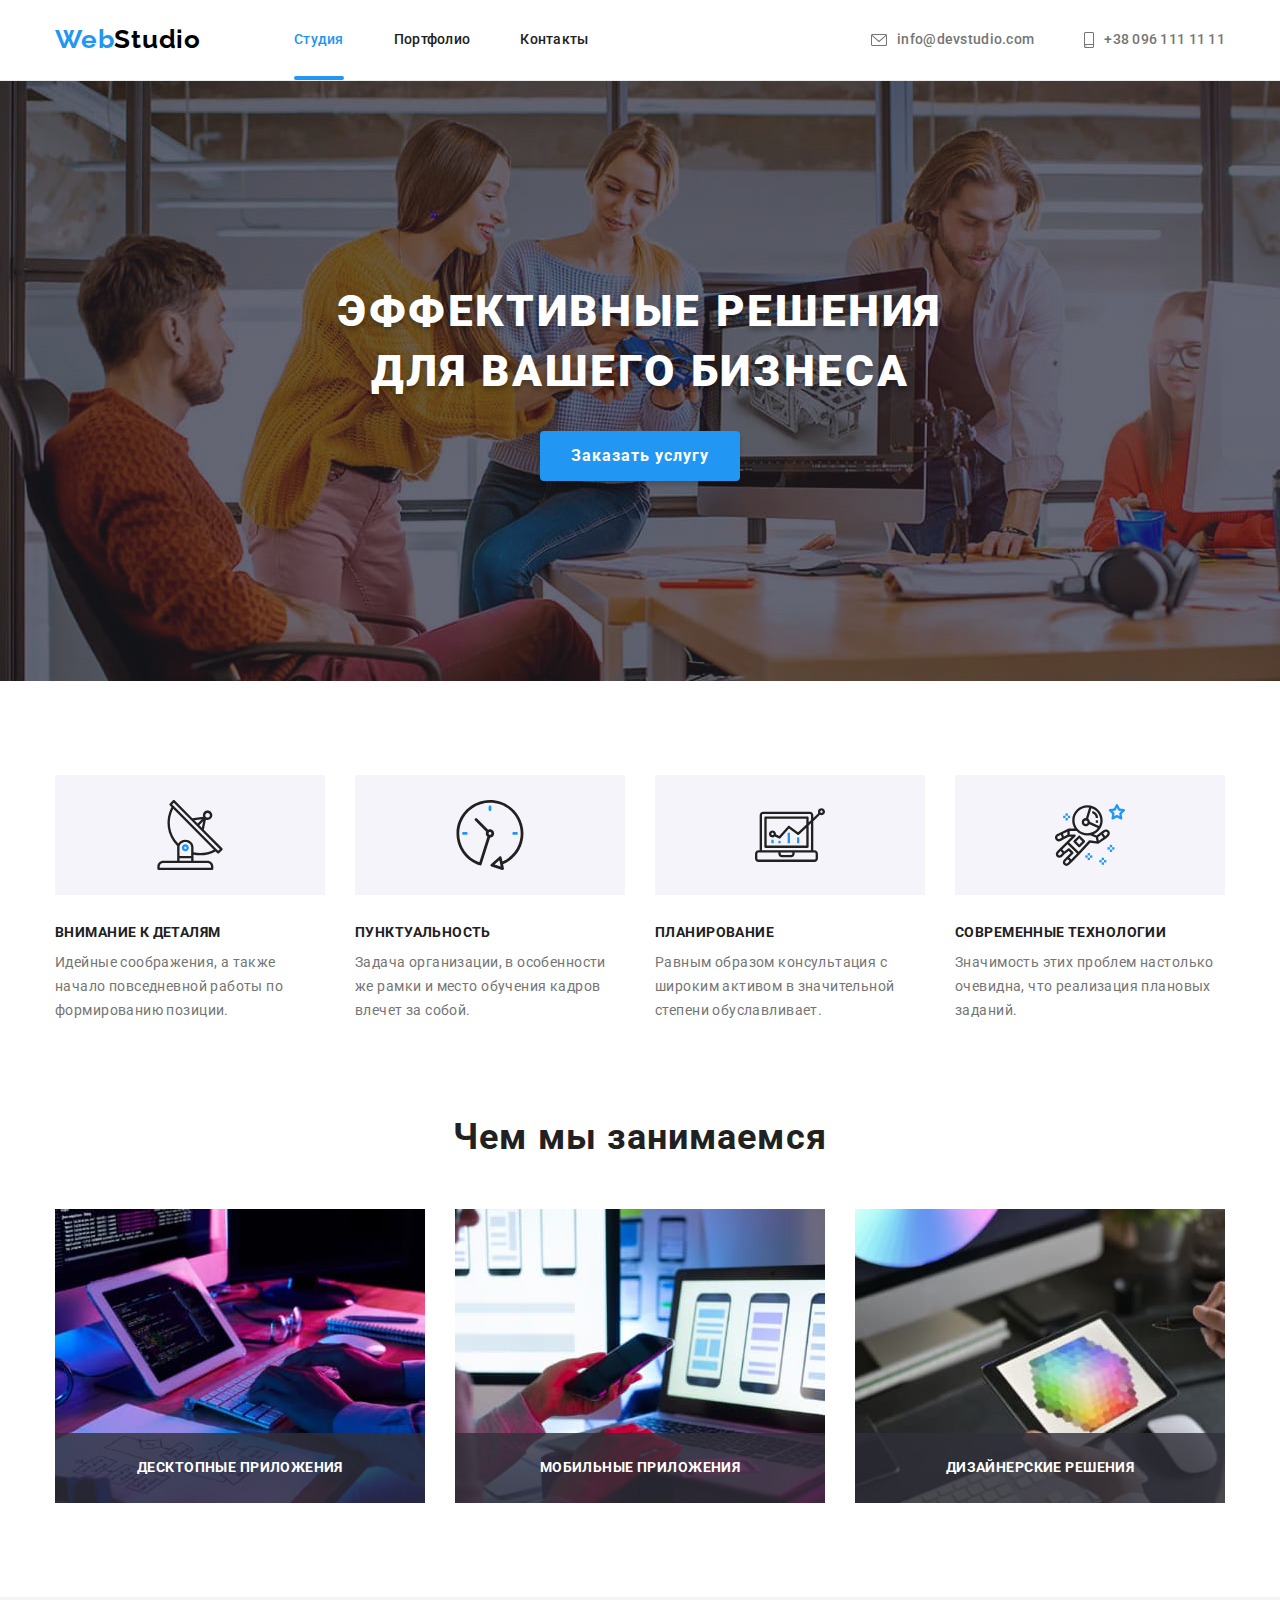
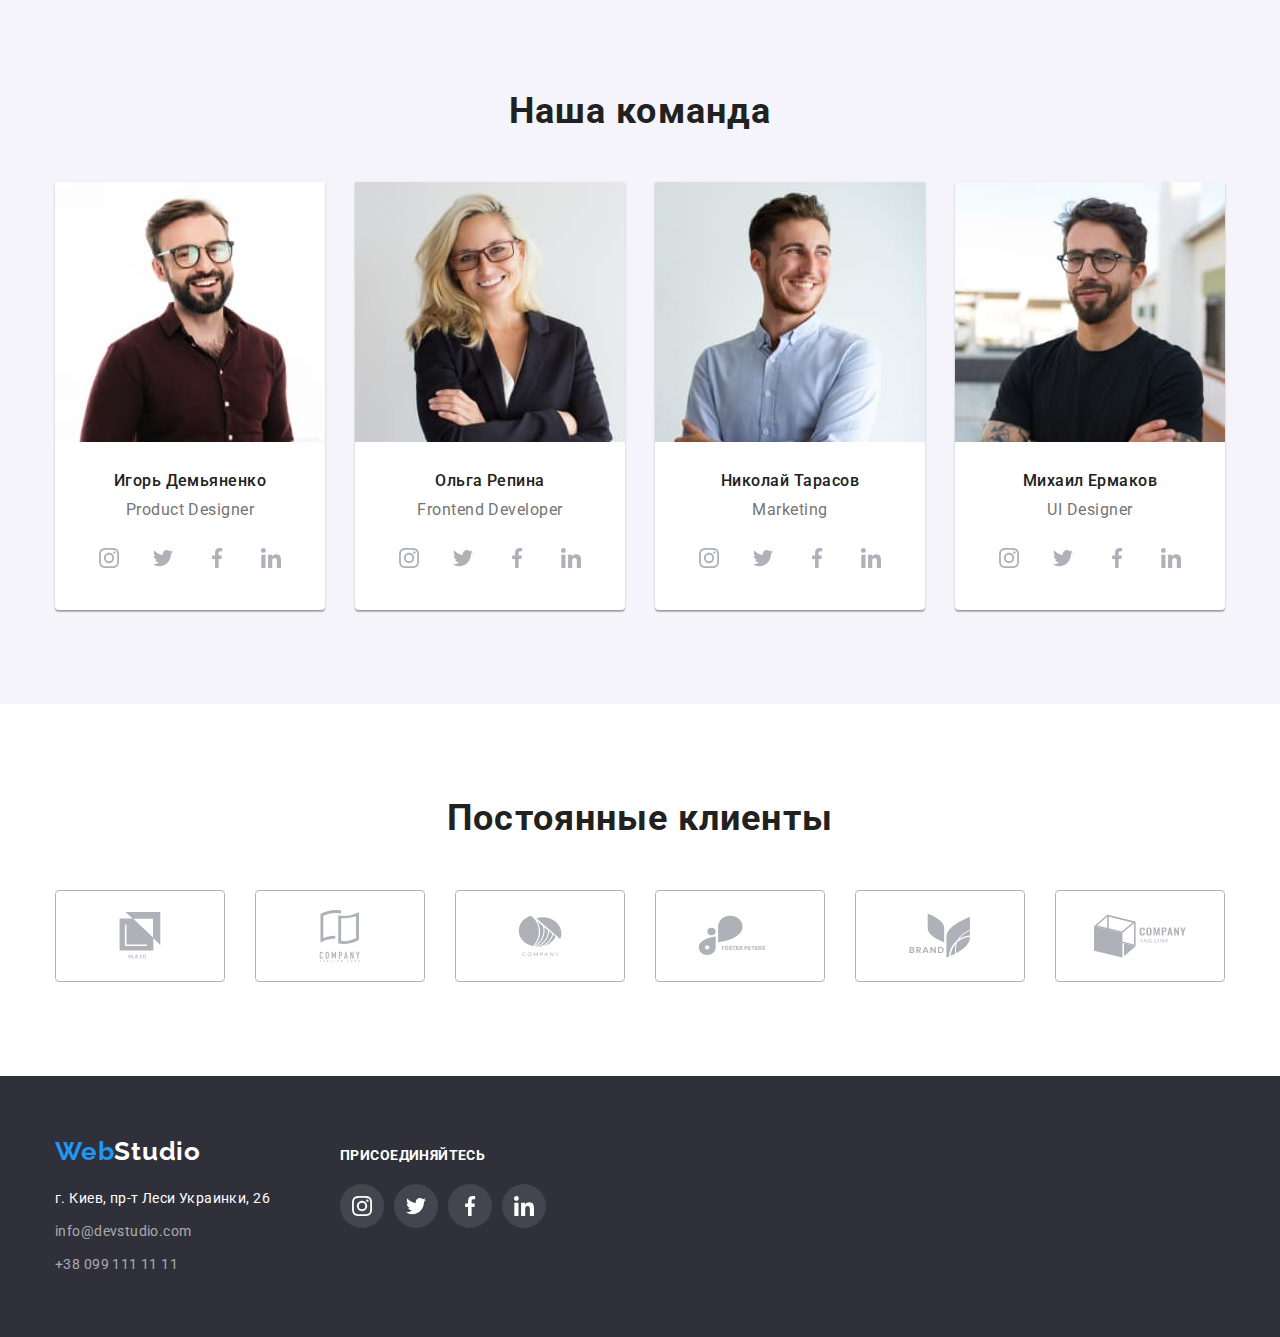
<file: index.html>
<!DOCTYPE html>
<html lang="ru">

<head>
    <meta charset="UTF-8">
    <meta http-equiv="X-UA-Compatible" content="IE=edge">
    <meta name="viewport" content="width=device-width, initial-scale=1.0">
    <title>WebStudio</title>
    <link rel="preconnect" href="https://fonts.gstatic.com">
    <link
        href="https://fonts.googleapis.com/css2?family=Raleway:wght@700&family=Roboto:wght@400;500;700;900&display=swap"
        rel="stylesheet">
    <link rel="stylesheet"
        href="https://cdnjs.cloudflare.com/ajax/libs/modern-normalize/1.0.0/modern-normalize.min.css">
    <link rel="stylesheet" href="./css/styles.css">
</head>

<body>
    <!-- Шапка и навигация-->
    <header class="header fixed">
        <div class="header-container container">
            <nav class="nav-header">
                <a href="./index.html" class="logo"> <span
                        class="logostudio">Web</span>Studio</a>
                <ul class="nav-list list">
                    <li class="nav-list-item"> <a href="./index.html"
                            class="link-nav current touch-transform">Студия</a>
                    </li>
                    <li class="nav-list-item"> <a href="./portfolio.html"
                            class="link-nav touch-transform">Портфолио</a></li>
                    <li class="nav-list-item"> <a href="#"
                            class="link-nav touch-transform">Контакты</a></li>
                </ul>
            </nav>
            <ul class="contact-nav list">
                <li class="contact-list-item"> <a
                        href="mailto:info@devstudio.com"
                        class="link-nav touch-transform">
                        <svg class="icon" width="16" height="12">
                            <use
                                href="./images/social.icons/sprite.svg#icon-envelope">
                            </use>
                        </svg>
                        info@devstudio.com
                    </a></li>
                <li class="contact-list-item"> <a href="tel:+380961111111"
                        class="link-nav touch-transform" touch-transform> <svg
                            class="icon" width="10" height="16">
                            <use
                                href="./images/social.icons/sprite.svg#icon-smartphone">
                            </use>
                        </svg> +38 096 111
                        11 11 </a></li>
            </ul>
        </div>
    </header>
    <!-- Уникальный контент -->
    <main>
        <!-- Секция Герой -->
        <section class="hero overlay">
            <div class="container">
                <h1 class="title-hero">Эффективные решения <br>для вашего
                    бизнеса
                </h1>
                <button class="button touch-transform" type="button"
                    data-modal-open> Заказать
                    услугу </button>
            </div>

            <div class="backdrop is-hidden touch-transform" data-modal>
                <div class="modal touch-transform">
                    <p>Lorem ipsum dolor sit amet.
                        <button class="modal-button" data-modal-close>
                            <svg width="11px" height="11px">
                                <use
                                    href="./images/social.icons/sprite.svg#icon-button">
                                </use>
                            </svg>
                        </button>
                    </p>
                </div>
            </div>
        </section>

        <!-- Секция наши преимущества -->
        <section class="section section-features">
            <div class="container features-container">
                <h2 class="invisible"> Наши преимущества </h2>
                <ul class="list features-list">
                    <li class="features-item icon-antenna">
                        <h3 class="title-list">Внимание к деталям</h3>
                        <p class="text-list">Идейные соображения, а также начало
                            повседневной работы по формированию позиции.</p>
                    </li>
                    <li class="features-item icon-clock">
                        <h3 class="title-list">Пунктуальность</h3>
                        <p class="text-list">Задача организации, в особенности
                            же рамки и место
                            обучения кадров влечет за
                            собой.</p>
                    </li>
                    <li class="features-item icon-notebook">
                        <h3 class="title-list">Планирование</h3>
                        <p class="text-list">Равным образом консультация с
                            широким активом в
                            значительной степени
                            обуславливает.</p>
                    </li>
                    <li class="features-item icon-astro">
                        <h3 class="title-list">Современные технологии</h3>
                        <p class="text-list">Значимость этих проблем настолько
                            очевидна, что
                            реализация плановых заданий.</p>
                    </li>
                </ul>
            </div>
        </section>
        <!-- Секция чем мы занимаемся -->
        <section class="section our-work">
            <div class="container our-work-box">
                <h2 class="title-section">Чем мы занимаемся</h2>
                <ul class="list our-work-list">
                    <li class="our-work-item"> <img
                            src="./images/index/1img.jpg" width="370"
                            alt="планшет">
                        <div class="bg-our-work">
                            <h3 class="title-bg-work"> Десктопные приложения
                            </h3>
                        </div>

                    </li>
                    <li class="our-work-item"> <img
                            src="./images/index/2img.jpg" width="370"
                            alt="ноутбук">
                        <div class="bg-our-work">
                            <h3 class="title-bg-work"> Мобильные приложения
                            </h3>
                        </div>
                    </li>
                    <li class="our-work-item"> <img
                            src="./images/index/3img.jpg" width="370"
                            alt="смартфон">
                        <div class="bg-our-work">
                            <h3 class="title-bg-work"> Дизайнерские решения
                            </h3>
                        </div>

                    </li>
                </ul>
            </div>
        </section>
        <!-- Секция наша команда -->
        <section class="section our-team">
            <div class="container">
                <h2 class="title-section">Наша команда</h2>
                <ul class="our-team-list list">
                    <li class="team-item"> <img src="./images/index/foto1.jpg"
                            width="270" alt="фотография мужчины">
                        <div class="card-team">
                            <h3 class="title-our-team">Игорь Демьяненко</h3>
                            <p class="text-our-team">Product Designer</p>
                            <ul class="social-icons list">
                                <li class="social-icons-item"> <a href="#"
                                        class="social-icons-link touch-transform">
                                        <svg class="social-icons-smm">
                                            <use
                                                href="./images/social.icons/sprite.svg#icon-instagram">
                                            </use>
                                        </svg> </a>
                                </li>
                                <li class="social-icons-item"> <a href="#"
                                        class="social-icons-link touch-transform">
                                        <svg class="social-icons-smm">
                                            <use
                                                href="./images/social.icons/sprite.svg#icon-twitter">
                                            </use>
                                        </svg> </a>
                                </li>
                                <li class="social-icons-item"> <a href="#"
                                        class="social-icons-link touch-transform">
                                        <svg class="social-icons-smm">
                                            <use
                                                href="./images/social.icons/sprite.svg#icon-facebook">
                                            </use>
                                        </svg> </a>
                                </li>
                                <li class="social-icons-item"> <a href="#"
                                        class="social-icons-link touch-transform">
                                        <svg class="social-icons-smm">
                                            <use
                                                href="./images/social.icons/sprite.svg#icon-linkedin">
                                            </use>
                                        </svg> </a>
                                </li>
                            </ul>
                        </div>
                    </li>
                    <li class="team-item"> <img src="./images/index/foto2.jpg"
                            width="270" alt="фотография женщины">

                        <div class="card-team">
                            <h3 class="title-our-team">Ольга Репина</h3>
                            <p class="text-our-team">Frontend Developer</p>
                            <ul class="social-icons list">
                                <li class="social-icons-item"> <a href="#"
                                        class="social-icons-link touch-transform">
                                        <svg class="social-icons-smm">
                                            <use
                                                href="./images/social.icons/sprite.svg#icon-instagram">
                                            </use>
                                        </svg> </a>
                                </li>
                                <li class="social-icons-item"> <a href="#"
                                        class="social-icons-link touch-transform">
                                        <svg class="social-icons-smm">
                                            <use
                                                href="./images/social.icons/sprite.svg#icon-twitter">
                                            </use>
                                        </svg> </a>
                                </li>
                                <li class="social-icons-item"> <a href="#"
                                        class="social-icons-link touch-transform">
                                        <svg class="social-icons-smm">
                                            <use
                                                href="./images/social.icons/sprite.svg#icon-facebook">
                                            </use>
                                        </svg> </a>
                                </li>
                                <li class="social-icons-item"> <a href="#"
                                        class="social-icons-link touch-transform">
                                        <svg class="social-icons-smm">
                                            <use
                                                href="./images/social.icons/sprite.svg#icon-linkedin">
                                            </use>
                                        </svg> </a>
                                </li>
                            </ul>
                        </div>
                    </li>
                    <li class="team-item"> <img src="./images/index/foto3.jpg"
                            width="270" alt="фотография мужчины">
                        <div class="card-team">
                            <h3 class="title-our-team">Николай Тарасов</h3>
                            <p class="text-our-team">Marketing</p>
                            <ul class="social-icons list">
                                <li class="social-icons-item"> <a href="#"
                                        class="social-icons-link touch-transform">
                                        <svg class="social-icons-smm">
                                            <use
                                                href="./images/social.icons/sprite.svg#icon-instagram">
                                            </use>
                                        </svg> </a>
                                </li>
                                <li class="social-icons-item"> <a href="#"
                                        class="social-icons-link touch-transform">
                                        <svg class="social-icons-smm">
                                            <use
                                                href="./images/social.icons/sprite.svg#icon-twitter">
                                            </use>
                                        </svg> </a>
                                </li>
                                <li class="social-icons-item"> <a href="#"
                                        class="social-icons-link touch-transform">
                                        <svg class="social-icons-smm">
                                            <use
                                                href="./images/social.icons/sprite.svg#icon-facebook">
                                            </use>
                                        </svg> </a>
                                </li>
                                <li class="social-icons-item"> <a href="#"
                                        class="social-icons-link touch-transform">
                                        <svg class="social-icons-smm">
                                            <use
                                                href="./images/social.icons/sprite.svg#icon-linkedin">
                                            </use>
                                        </svg> </a>
                                </li>
                            </ul>
                        </div>
                    </li>
                    <li class="team-item">
                        <img src="./images/index/foto4.jpg" width="270"
                            alt="фотография мужчины">
                        <div class="card-team">
                            <h3 class="title-our-team">Михаил Ермаков</h3>
                            <p class="text-our-team">UI Designer</p>
                            <ul class="social-icons list">
                                <li class="social-icons-item"> <a href="#"
                                        class="social-icons-link touch-transform">
                                        <svg class="social-icons-smm">
                                            <use
                                                href="./images/social.icons/sprite.svg#icon-instagram">
                                            </use>
                                        </svg> </a>
                                </li>
                                <li class="social-icons-item"> <a href="#"
                                        class="social-icons-link touch-transform">
                                        <svg class="social-icons-smm">
                                            <use
                                                href="./images/social.icons/sprite.svg#icon-twitter">
                                            </use>
                                        </svg> </a>
                                </li>
                                <li class="social-icons-item"> <a href="#"
                                        class="social-icons-link touch-transform">
                                        <svg class="social-icons-smm">
                                            <use
                                                href="./images/social.icons/sprite.svg#icon-facebook">
                                            </use>
                                        </svg> </a>
                                </li>
                                <li class="social-icons-item"> <a href="#"
                                        class="social-icons-link touch-transform">
                                        <svg class="social-icons-smm">
                                            <use
                                                href="./images/social.icons/sprite.svg#icon-linkedin">
                                            </use>
                                        </svg> </a>
                                </li>
                            </ul>
                        </div>
                    </li>
                </ul>
            </div>
        </section>
        <!-- Секция Постоянные клиенты -->
        <section class="section clients">
            <div class="container">
                <h2 class="title-section">Постоянные клиенты</h2>
                <ul class="clients-list list">
                    <li class="clients-item"><a href="#"
                            class="clients-link touch-transform"><svg
                                class="icon-clients" wight="41" height="46.7">
                                <use
                                    href="./images/social.icons/sprite.svg#icon-group1">
                                </use>
                            </svg></a></li>
                    <li class="clients-item"><a href="#"
                            class="clients-link touch-transform"><svg
                                class="icon-clients" wight="40" height="52">
                                <use
                                    href="./images/social.icons/sprite.svg#icon-group2">
                                </use>
                            </svg></a></li>
                    <li class="clients-item"><a href="#"
                            class="clients-link touch-transform"><svg
                                class="icon-clients" wight="43.46"
                                height="41.18">
                                <use
                                    href="./images/social.icons/sprite.svg#icon-group3">
                                </use>
                            </svg></a></li>
                    <li class="clients-item"><a href="#"
                            class="clients-link touch-transform"><svg
                                class="icon-clients" wight="84.44"
                                height="40.62">
                                <use
                                    href="./images/social.icons/sprite.svg#icon-group4">
                                </use>
                            </svg></a></li>
                    <li class="clients-item"><a href="#"
                            class="clients-link touch-transform"><svg
                                class="icon-clients" wight="62.54"
                                height="45.43">
                                <use
                                    href="./images/social.icons/sprite.svg#icon-group5">
                                </use>
                            </svg></a></li>
                    <li class="clients-item"><a href="#"
                            class="clients-link touch-transform"><svg
                                class="icon-clients" wight="93.79"
                                height="43.93">
                                <use
                                    href="./images/social.icons/sprite.svg#icon-group6">
                                </use>
                            </svg></a></li>
                </ul>
            </div>
        </section>
    </main>
    <!-- Подвал -->
    <footer class="footer">
        <div class="container footer-container">
            <div class="footer-address"><a href="index.html"
                    class="logostudio">Web<span
                        class="logo-footer">Studio</span></a>

                <address class="address-list">
                    <p>г. Киев, пр-т Леси Украинки, 26</p>
                </address>

                <ul class="contact-footer list">
                    <li class="footer-item"> <a href="mailto:info@devstudio.com"
                            class="link-nav-footer touch-transform">
                            info@devstudio.com
                        </a> </li>
                    <li class="footer-item"> <a href="tel:+380991111111"
                            class="link-nav-footer touch-transform">
                            +38 099 111 11 11
                        </a> </li>
                </ul>
            </div>
            <div class="footer-box">
                <p class="text">Присоединяйтесь</p>
                <ul class="social-icons list">
                    <li class="social-icons-item"> <a href="#"
                            class="social-icons-link footer-icons touch-transform">
                            <svg class="social-icons-smm">
                                <use
                                    href="./images/social.icons/sprite.svg#icon-instagram">
                                </use>
                            </svg> </a>
                    </li>
                    <li class="social-icons-item"> <a href="#"
                            class="social-icons-link footer-icons touch-transform">
                            <svg class="social-icons-smm">
                                <use
                                    href="./images/social.icons/sprite.svg#icon-twitter">
                                </use>
                            </svg> </a>
                    </li>
                    <li class="social-icons-item"> <a href="#"
                            class="social-icons-link footer-icons touch-transform">
                            <svg class="social-icons-smm">
                                <use
                                    href="./images/social.icons/sprite.svg#icon-facebook">
                                </use>
                            </svg> </a>
                    </li>
                    <li class="social-icons-item"> <a href="#"
                            class="social-icons-link footer-icons touch-transform">
                            <svg class="social-icons-smm">
                                <use
                                    href="./images/social.icons/sprite.svg#icon-linkedin">
                                </use>
                            </svg> </a>
                    </li>
                </ul>
            </div>
        </div>
    </footer>
    <script src="./js/modal.js"></script>
</body>

</html>
</file>
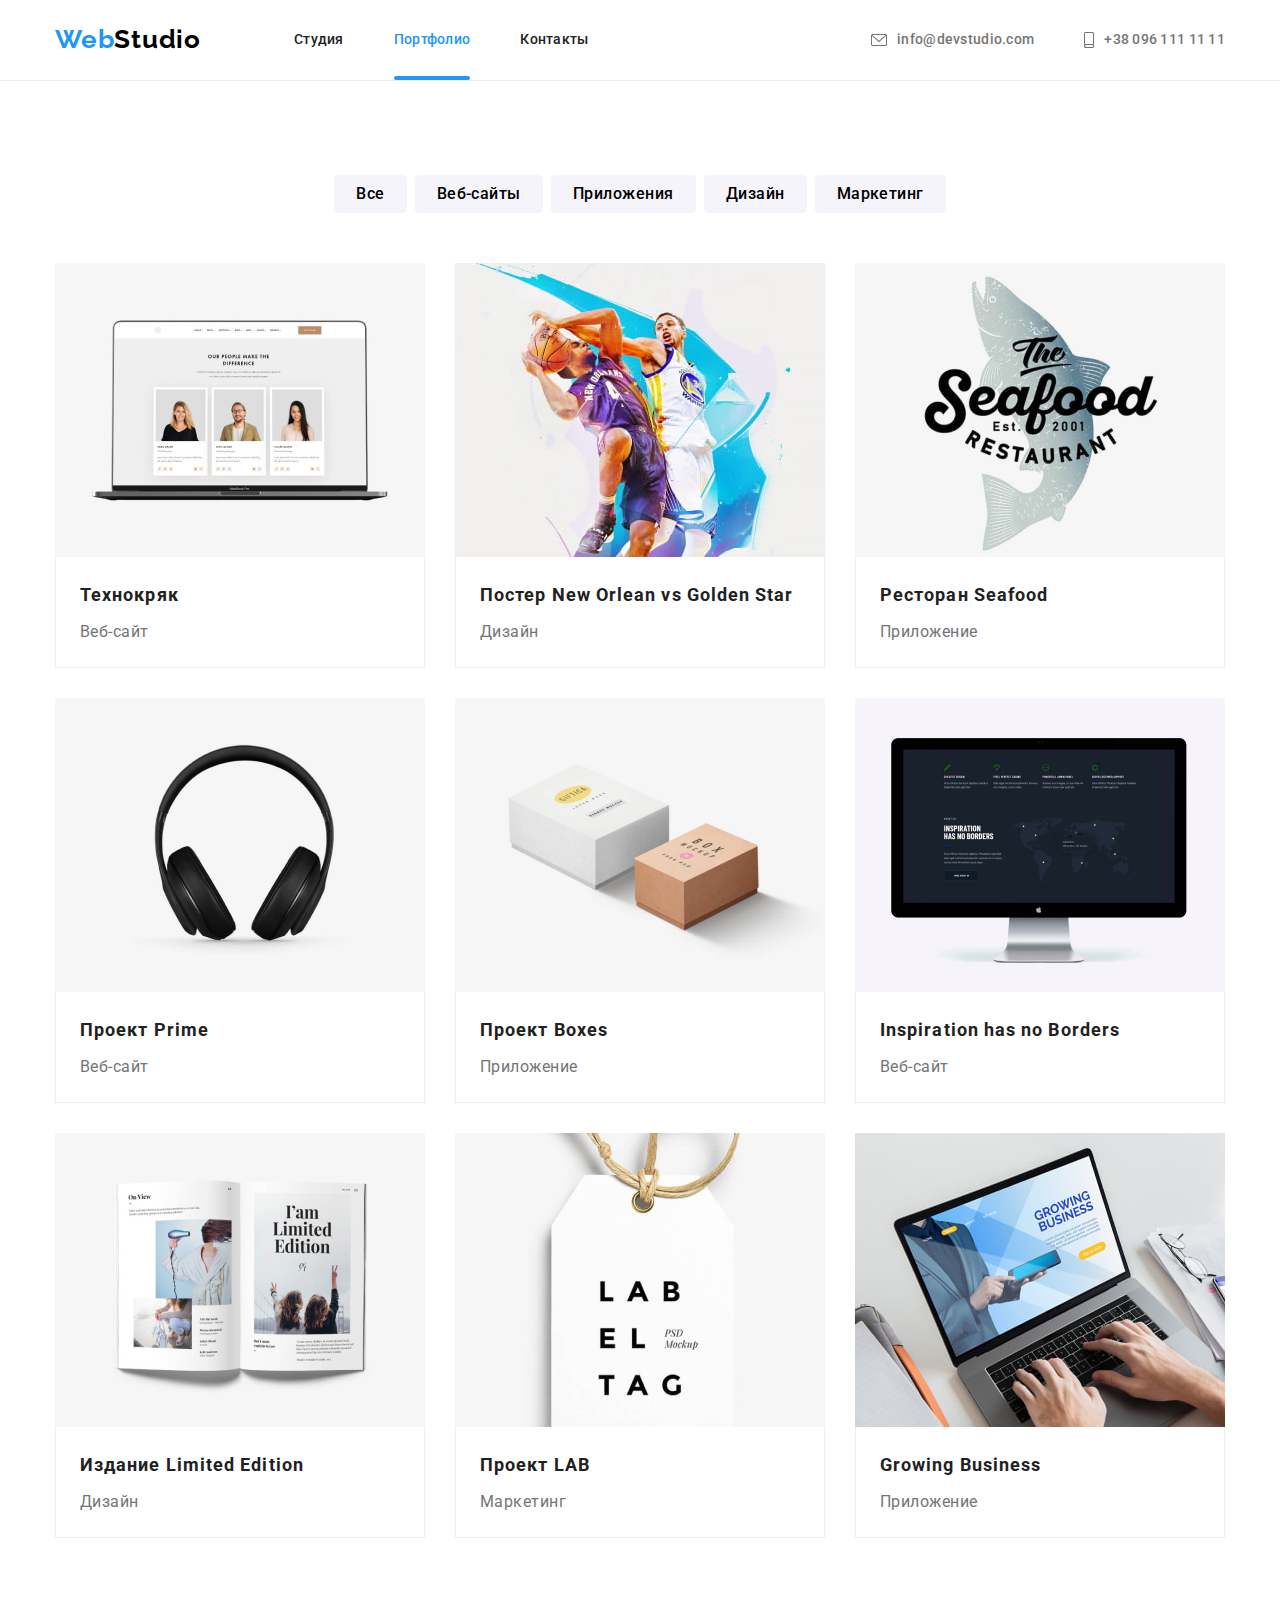
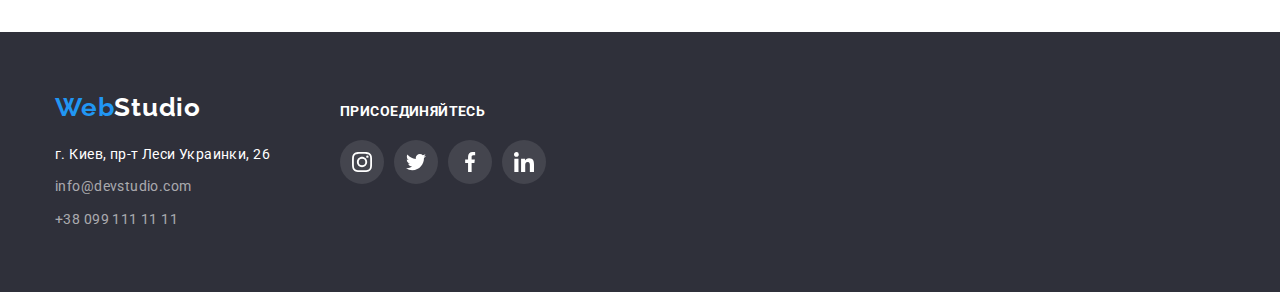
<file: portfolio.html>
<!DOCTYPE html>
<html lang="ru">

<head>
    <meta charset="UTF-8">
    <meta http-equiv="X-UA-Compatible" content="IE=edge">
    <meta name="viewport" content="width=device-width, initial-scale=1.0">
    <title>Portfolio</title>
    <link rel="preconnect" href="https://fonts.gstatic.com">
    <link
        href="https://fonts.googleapis.com/css2?family=Raleway:wght@700&family=Roboto:wght@400;500;700;900&display=swap"
        rel="stylesheet">
    <link rel="stylesheet"
        href="https://cdnjs.cloudflare.com/ajax/libs/modern-normalize/1.0.0/modern-normalize.min.css">
    <link rel="stylesheet" href="./css/styles.css">
</head>

<body>
    <!-- Шапка и навигация-->
    <header class="header fixed">
        <div class="header-container container">
            <nav class="nav-header">
                <a href="./index.html" class="logo"> <span
                        class="logostudio">Web</span>Studio</a>
                <ul class="nav-list list">
                    <li class="nav-list-item"> <a href="./index.html"
                            class="link-nav touch-transform">Студия</a>
                    </li>
                    <li class="nav-list-item"> <a href="./portfolio.html"
                            class="link-nav current touch-transform">Портфолио</a>
                    </li>
                    <li class="nav-list-item"> <a href="#"
                            class="link-nav touch-transform">Контакты</a></li>
                </ul>
            </nav>
            <ul class="contact-nav list">
                <li class="contact-list-item"> <a
                        href="mailto:info@devstudio.com"
                        class="link-nav touch-transform">
                        <svg class="icon" width="16" height="12">
                            <use
                                href="./images/social.icons/sprite.svg#icon-envelope">
                            </use>
                        </svg>
                        info@devstudio.com
                    </a></li>
                <li class="contact-list-item"> <a href="tel:+380961111111"
                        class="link-nav touch-transform"> <svg class="icon"
                            width="10" height="16">
                            <use
                                href="./images/social.icons/sprite.svg#icon-smartphone">
                            </use>
                        </svg> +38 096 111
                        11 11 </a></li>
            </ul>
        </div>
    </header>
    <!-- Уникальный контент -->
    <main>
        <section class="section portfolio">
            <div class="container btn-portfolio">
                <h2 class="invisible">Наши проекты</h2>
                <ul class="list button-portfolio">
                    <li class="btn-item"> <button type="button"
                            class="button-item touch-transform"> Все
                        </button>
                    </li>
                    <li class="btn-item"> <button type="button"
                            class="button-item touch-transform">
                            Веб-сайты </button> </li>
                    <li class="btn-item"> <button type="button"
                            class="button-item touch-transform">
                            Приложения </button> </li>
                    <li class="btn-item"> <button type="button"
                            class="button-item touch-transform">
                            Дизайн </button> </li>
                    <li class="btn-item"> <button type="button"
                            class="button-item touch-transform">
                            Маркетинг </button> </li>
                </ul>
            </div>
            <!--Наши Проекты-->
            <div class="container card-box">
                <ul class="list card-set">
                    <li class="card-item touch-transform"> <a
                            class="portfolio-link touch-transform touch-transform"
                            href="#">
                            <div class="overlay-portfolio">
                                <img src="./images/portfolio/img.jpg"
                                    alt="ноутбук" width="370">
                                <p class="text-overlay touch-transform">
                                    Технокряк это
                                    современная площадка распространения
                                    коронавируса. Компании
                                    используют эту платформу для цифрового
                                    шпионажа и атак на защищённые сервера
                                    конкурентов.</p>
                            </div>
                            <div class="content-card-item">
                                <h3 class="title-portfolio">Технокряк</h3>
                                <p class="text-portfolio">Веб-сайт</p>
                            </div>
                        </a>
                    </li>
                    <li class="card-item"> <a
                            class="portfolio-link touch-transform" href="#"><img
                                src="./images/portfolio/img1.jpg"
                                alt="постер с баскетболистами" width="370">
                            <div class="content-card-item">
                                <h3 class="title-portfolio">Постер New Orlean vs
                                    Golden
                                    Star</h3>
                                <p class="text-portfolio">Дизайн</p>
                            </div>
                        </a>
                    </li>
                    <li class="card-item"> <a
                            class="portfolio-link touch-transform" href="#"><img
                                src="./images/portfolio/img2.jpg"
                                alt="логотип ресторана" width="370">
                            <div class="content-card-item">
                                <h3 class="title-portfolio">Ресторан Seafood
                                </h3>
                                <p class="text-portfolio">Приложение</p>
                            </div>
                        </a>
                    </li>
                    <li class="card-item"> <a
                            class="portfolio-link touch-transform" href="#"><img
                                src="./images/portfolio/img3.jpg" alt="наушники"
                                width="370">
                            <div class="content-card-item">
                                <h3 class="title-portfolio">Проект Prime</h3>
                                <p class="text-portfolio">Веб-сайт</p>
                            </div>
                        </a>
                    </li>
                    <li class="card-item"> <a
                            class="portfolio-link touch-transform" href="#"><img
                                src="./images/portfolio/img4.jpg" alt="коробки"
                                width="370">
                            <div class="content-card-item">
                                <h3 class="title-portfolio">Проект Boxes</h3>
                                <p class="text-portfolio">Приложение</p>
                            </div>
                        </a>
                    </li>
                    <li class="card-item"> <a
                            class="portfolio-link touch-transform" href="#"><img
                                src="./images/portfolio/img5.jpg" alt="монитор"
                                width="370">
                            <div class="content-card-item">
                                <h3 class="title-portfolio">Inspiration has no
                                    Borders
                                </h3>
                                <p class="text-portfolio">Веб-сайт</p>
                            </div>
                        </a>
                    </li>
                    <li class="card-item"> <a
                            class="portfolio-link touch-transform" href="#"><img
                                src="./images/portfolio/img6.jpg" alt="книга"
                                width="370">
                            <div class="content-card-item">
                                <h3 class="title-portfolio">Издание Limited
                                    Edition
                                </h3>
                                <p class="text-portfolio">Дизайн</p>
                            </div>
                        </a>
                    </li>
                    <li class="card-item"> <a
                            class="portfolio-link touch-transform" href="#"><img
                                src="./images/portfolio/img7.jpg" alt="бирка"
                                width="370">
                            <div class="content-card-item">
                                <h3 class="title-portfolio">Проект LAB</h3>
                                <p class="text-portfolio">Маркетинг</p>
                            </div>
                        </a>
                    </li>
                    <li class="card-item"> <a
                            class="portfolio-link touch-transform" href="#"><img
                                src="./images/portfolio/img88.jpg" alt="ноутбук"
                                width="370">
                            <div class="content-card-item">
                                <h3 class="title-portfolio">Growing Business
                                </h3>
                                <p class="text-portfolio">Приложение</p>
                            </div>
                        </a>
                    </li>
                </ul>
            </div>
        </section>
    </main>
    <!-- Подвал -->
    <footer class="footer">
        <div class="container footer-container">
            <div class="footer-address"><a href="index.html"
                    class="logostudio">Web<span
                        class="logo-footer">Studio</span></a>

                <address class="address-list">
                    <p>г. Киев, пр-т Леси Украинки, 26</p>
                </address>

                <ul class="contact-footer list">
                    <li class="footer-item"> <a href="mailto:info@devstudio.com"
                            class="link-nav-footer touch-transform">
                            info@devstudio.com
                        </a> </li>
                    <li class="footer-item"> <a href="tel:+380991111111"
                            class="link-nav-footer touch-transform">
                            +38 099 111 11 11
                        </a> </li>
                </ul>
            </div>
            <div class="footer-box">
                <p class="text">Присоединяйтесь</p>
                <ul class="social-icons list">
                    <li class="social-icons-item"> <a href="#"
                            class="social-icons-link footer-icons touch-transform">
                            <svg class="social-icons-smm">
                                <use
                                    href="./images/social.icons/sprite.svg#icon-instagram">
                                </use>
                            </svg> </a>
                    </li>
                    <li class="social-icons-item"> <a href="#"
                            class="social-icons-link footer-icons touch-transform">
                            <svg class="social-icons-smm">
                                <use
                                    href="./images/social.icons/sprite.svg#icon-twitter">
                                </use>
                            </svg> </a>
                    </li>
                    <li class="social-icons-item"> <a href="#"
                            class="social-icons-link footer-icons touch-transform">
                            <svg class="social-icons-smm">
                                <use
                                    href="./images/social.icons/sprite.svg#icon-facebook">
                                </use>
                            </svg> </a>
                    </li>
                    <li class="social-icons-item"> <a href="#"
                            class="social-icons-link footer-icons touch-transform">
                            <svg class="social-icons-smm">
                                <use
                                    href="./images/social.icons/sprite.svg#icon-linkedin">
                                </use>
                            </svg> </a>
                    </li>
                </ul>
            </div>
        </div>
    </footer>
</body>

</html>
</file>
<file: css/styles.css>
/* Переменные */
:root {
  --accent-color: #2196f3;
  --white-color: #ffffff;
  --title-color: #212121;
  --text-color: #757575;
  --hero-color: #2f303a;
  --black-color: #000000;
  --hover-button-color: #188ce8;
  --portfolio-button-color: #f5f4fa;
  --card-border-color: #eeeeee;
  --social-icons: rgba(175, 177, 184, 1);
  --theme-footer-icon: rgba(255, 255, 255, 0.1);
  --logo-font: 'Raleway', 'Arial', 'Helvetica', sans-serif;
  --main-font: 'Roboto', 'Arial', 'Helvetica', sans-serif;
  --cubic: cubic-bezier(0.4, 0, 0.2, 1);
}

/* Глобальные стили */
body {
  background-color: var(--white-color);
  color: var(--title-color);
  font-family: var(--main-font);
  font-style: normal;
  /* margin-top: 81px; */
}

/* Применится ко всем ссылкам на странице */
a {
  text-decoration: none;
  color: inherit;
  display: block;
}

/* Убрали маркеры у списка */
.list {
  list-style: none;
  padding: 0;
  margin: 0;
}

img {
  display: block;
  max-width: 100%;
}

h1,
h2,
h3,
h4,
ul,
p {
  margin: 0;
}

.section {
  padding-top: 94px;
  padding-bottom: 94px;
}

.container {
  width: 1200px;
  padding: 0 15px;
  margin: 0 auto;
}

/* Анимация */

.touch-transform {
  transition-property: color, fill, background-color, border, box-shadow,
    opacity, transform;
  transition-duration: 250ms;
  transition-timing-function: var(--cubic);
}

/* Хедер */

.header {
  background-color: var(--white-color);
  border-bottom: 1px solid #ececec;
}

/* ПОЗИЦИОНИРОВАНИЕ */

/* .fixed {
  position: fixed;
  width: 100%;
  top: 0;
  left: 0;
  height: 81px;
} */

/* ПОЗИЦИОНИРОВАНИЕ конец */

.header-container,
.nav-header {
  display: flex;
  align-items: center;
}

.nav-list {
  font-family: var(--main-font);
  font-weight: 500;
  font-size: 14px;
  line-height: 1.14;
  letter-spacing: 0.02em;
  color: var(--title-color);

  margin-left: 93px;
  display: flex;
}

.nav-list-item:not(:last-child),
.contact-list-item:not(:last-child) {
  display: flex;
  margin-right: 50px;
}

.contact-nav {
  font-family: var(--main-font);
  font-weight: 500;
  font-size: 14px;
  line-height: 1.14;
  letter-spacing: 0.02em;
  color: var(--text-color);

  display: flex;
  margin-left: auto;
}

/* Навигация */
.link-nav:hover,
.link-nav:focus,
.link-nav:active {
  color: var(--accent-color);
}

.link-nav.current {
  position: relative;
  color: var(--accent-color);
}

.current::after {
  position: absolute;
  display: block;
  content: '';
  width: 100%;
  height: 4px;
  left: 0;
  bottom: 0;
  border-radius: 2px;
  background-color: var(--accent-color);
}

.link-nav {
  padding-top: 32px;
  padding-bottom: 32px;
  display: flex;
  align-items: center;
}

/* Иконки контактов */

.icon {
  fill: currentColor;
  margin-right: 10px;
}

.address-list {
  font-style: normal;
  font-size: 14px;
  line-height: 1.71;
  letter-spacing: 0.03em;
  color: var(--white-color);
  margin-bottom: 9px;
  margin-top: 20px;
}

.contact-footer {
  font-size: 14px;
  line-height: 1.71;
  letter-spacing: 0.03em;
  color: rgba(255, 255, 255, 0.6);
}

/* Стили для футера */
.link-nav-footer:hover,
.link-nav-footer:focus,
.link-nav-footer:active {
  color: var(--accent-color);
}

.footer-item:not(:last-child) {
  margin-bottom: 9px;
}

/* Герой */

.hero {
  background-color: var(--hero-color);
  text-align: center;
  padding-top: 200px;
  padding-bottom: 200px;
}

.title-hero {
  margin-bottom: 30px;
  margin-top: 0;
  font-family: var(--main-font);
  font-weight: 900;
  font-size: 44px;
  line-height: 1.364;
  color: var(--white-color);
  letter-spacing: 0.06em;
  text-transform: uppercase;
  text-shadow: 0px 4px 4px rgba(0, 0, 0, 0.25);
}

/* Кнопка и модальное окно на секции герой*/

.button {
  width: 200px;
  height: 50px;
  background: var(--accent-color);
  box-shadow: 0px 4px 4px rgba(0, 0, 0, 0.15);
  border-radius: 4px;
  color: var(--white-color);
  border: none;
  font-family: var(--main-font);
  font-weight: bold;
  font-size: 16px;
  line-height: 1.875;
  cursor: pointer;
  /* align-items: center; */
  text-align: center;
  letter-spacing: 0.06em;
  /* transition: background-color 250ms cubic-bezier(0.4, 0, 0.2, 1); */
}

.button:hover,
.button:focus,
.button:active {
  color: var(--white-color);
  background-color: var(--hover-button-color);
}

.backdrop {
  position: fixed;
  left: 0px;
  top: 0px;
  width: 100%;
  height: 100%;
  background: rgba(0, 0, 0, 0.2);
  opacity: 1;
  /* transition: opacity 250ms var(--cubic); */
}

.backdrop.is-hidden {
  opacity: 0;
  pointer-events: none;
}

.backdrop.is-hidden .modal {
  transform: translate(-50%, -50%) scale(0.9);
}

.modal {
  position: absolute;
  top: 50%;
  left: 50%;
  transform: translate(-50%, -50%);
  min-width: 528px;
  min-height: 581px;
  padding: 15px;
  background-color: var(--white-color);
  box-shadow: 0px 1px 3px rgba(0, 0, 0, 0.12), 0px 1px 1px rgba(0, 0, 0, 0.14),
    0px 2px 1px rgba(0, 0, 0, 0.2);
  border-radius: 4px;
  transform: translate(-50%, -50%) scale(1);
  /* transition: transform 250ms var(--cubic); */
}

.modal-button {
  position: absolute;
  top: 0;
  right: 0;
  width: 30px;
  height: 30px;
  background-color: var(--white-color);
  border: 1px solid rgba(0, 0, 0, 0.1);
  border-radius: 50%;
  margin-top: 8px;
  margin-right: 8px;
  display: flex;
  justify-content: center;
  align-items: center;
  cursor: pointer;
}

/* Кнопки на странице Портфолио */
.button-portfolio {
  display: flex;
  margin-bottom: 50px;
  justify-content: center;
}
.btn-item:not(:last-child) {
  margin-right: 8px;
}

.button-item {
  font-weight: 500;
  font-size: 16px;
  line-height: 1.62;
  text-align: center;
  letter-spacing: 0.03em;
  background: var(--portfolio-button-color);
  border-radius: 4px;
  border: none;
  cursor: pointer;
  padding: 6px 22px;
}

.button-item:hover,
.button-item:focus,
.button-item:active {
  background-color: var(--accent-color);
  color: var(--white-color);
  box-shadow: 0px 3px 1px rgba(0, 0, 0, 0.1), 0px 1px 2px rgba(0, 0, 0, 0.08),
    0px 2px 2px rgba(0, 0, 0, 0.12);
}

.portfolio-link:hover,
.portfolio-link:focus {
  box-shadow: 0px 1px 1px rgba(0, 0, 0, 0.12), 0px 4px 4px rgba(0, 0, 0, 0.06),
    1px 4px 6px rgba(0, 0, 0, 0.16);
}

/* Секция наши преимущества (заголовки и текст) в Index */

.invisible {
  display: none;
}

.features-list {
  display: flex;
  margin-left: -30px;
}

.features-item {
  flex-basis: calc((100% - 120px) / 4);
  margin-left: 30px;
}

/* Псевдо элементы - иконки */

.features-item::before {
  display: block;
  content: '';
  height: 120px;
  background-repeat: no-repeat;
  background-position: center;
  background-color: var(--portfolio-button-color);
}

.icon-antenna::before {
  background-image: url(../images/index/antenna.svg);
  margin-bottom: 30px;
}

.icon-clock::before {
  background-image: url(../images/index/clock.svg);
  margin-bottom: 30px;
}

.icon-notebook::before {
  background-image: url(../images/index/notebook.svg);
  margin-bottom: 30px;
}

.icon-astro::before {
  background-image: url(../images/index/astronaut.svg);
  margin-bottom: 30px;
}

.title-section {
  font-family: var(--main-font);
  font-weight: bold;
  font-size: 36px;
  line-height: 1.16;
  text-align: center;
  letter-spacing: 0.03em;
  color: var(--title-color);
  margin-bottom: 50px;
}

.title-list {
  font-family: var(--main-font);
  font-weight: bold;
  font-size: 14px;
  line-height: 1.14;
  letter-spacing: 0.03em;
  text-transform: uppercase;
  color: var(--title-color);
  margin-bottom: 10px;
}

.text-list {
  font-family: var(--main-font);
  font-weight: normal;
  font-size: 14px;
  line-height: 1.71;
  letter-spacing: 0.03em;
  color: var(--text-color);
}

/* Чем мы занимаемся */

.section.our-work {
  padding-top: 0;
}

.our-work-list {
  display: flex;
  justify-content: space-between;
}

.our-work-item {
  position: relative;
  z-index: -1;
}

.title-bg-work {
  font-weight: bold;
  font-size: 14px;
  line-height: 1.14;
  text-align: center;
  letter-spacing: 0.03em;
  text-transform: uppercase;
  color: var(--white-color);
  padding-top: 27px;
}

.bg-our-work {
  position: absolute;
  bottom: 0;
  width: 370px;
  height: 70px;
  background-color: rgba(47, 48, 58, 0.8);
}

/* Наша команда */

.section.our-team {
  background-color: var(--portfolio-button-color);
}

.our-team-list {
  display: flex;
  text-align: center;
  margin-left: -30px;
}

.our-team-list > .team-item {
  margin-left: 30px;
  box-shadow: 0px 1px 3px rgb(0 0 0 / 12%), 0px 1px 1px rgb(0 0 0 / 14%),
    0px 2px 1px rgb(0 0 0 / 20%);
  border-radius: 0px 0px 4px 4px;
  background-color: var(--white-color);
}

.card-team {
  padding: 30px;
}

.title-our-team {
  font-family: var(--main-font);
  font-weight: 500;
  font-size: 16px;
  line-height: 1.18;
  letter-spacing: 0.03em;
  color: var(--title-color);
  margin-bottom: 10px;
}
.text-our-team {
  font-family: var(--main-font);
  font-weight: normal;
  font-size: 16px;
  line-height: 1.18;
  letter-spacing: 0.03em;
  color: var(--text-color);
  margin-bottom: 16px;
}

/* Иконки социальных сетей - Наша команда */

.social-icons {
  display: flex;
  justify-content: center;
}

.social-icons-item:not(:last-child) {
  margin-right: 10px;
}

.social-icons-link {
  width: 44px;
  height: 44px;
  display: flex;
  justify-content: center;
  align-items: center;
  border-radius: 50%;
  fill: var(--social-icons);
}

.social-icons-link:hover,
.social-icons-link:focus {
  background-color: var(--accent-color);
  fill: var(--white-color);
}

.social-icons-smm {
  width: 20px;
  height: 20px;
}

/* Секция Постоянные клиенты */

.clients-list {
  display: flex;
  /* justify-content: center; */
}
.clients-item:not(:last-child) {
  margin-right: 30px;
}
.clients-link {
  width: 170px;
  height: 92px;
  display: flex;
  justify-content: center;
  align-items: center;
  color: var(--social-icons);
  border-radius: 4px;
  border: 1px solid var(--social-icons);
}

.icon-clients {
  fill: currentColor;
}

.clients-link:hover,
.clients-link:focus {
  border-color: var(--accent-color);
  color: var(--accent-color);
}

/* Секция Наши проекты в Portfolio pages */

/* Overlay в портфолио */

.overlay-portfolio {
  position: relative;
  overflow: hidden;
}

.overlay-portfolio .text-overlay {
  position: absolute;
  display: flex;
  align-items: center;
  left: 0;
  top: 0;
  width: 100%;
  height: 100%;
  background-color: rgba(33, 150, 243, 0.9);
  opacity: 0;
  transform: translateY(100%);
  /* transition: transform 250ms var(--cubic), opacity 250ms var(--cubic); */
}

.text-overlay {
  font-weight: normal;
  font-size: 18px;
  line-height: 1.56;
  letter-spacing: 0.03em;
  color: var(--white-color);
  padding: 24px;
}

.portfolio-link:hover .text-overlay,
.portfolio-link:focus .text-overlay {
  transform: translateY(0);
  opacity: 1;
}

.card-box {
  display: flex;
}

.card-set {
  display: flex;
  flex-flow: wrap;
  margin-left: -30px;
  margin-top: -30px;
}

.card-set > .card-item {
  flex-basis: calc(100% / 3 - 30px);
  margin-left: 30px;
  margin-top: 30px;
}

.content-card-item {
  padding: 20px 24px;
  border-bottom: 1px solid var(--card-border-color);
  border-right: 1px solid var(--card-border-color);
  border-left: 1px solid var(--card-border-color);
}

.title-portfolio {
  font-family: var(--main-font);
  font-style: normal;
  font-weight: bold;
  font-size: 18px;
  line-height: 2;
  letter-spacing: 0.06em;
  color: var(--title-color);
  margin-bottom: 4px;
}

.text-portfolio {
  font-family: var(--main-font);
  font-style: normal;
  font-weight: normal;
  font-size: 16px;
  line-height: 1.87;
  letter-spacing: 0.03em;
  color: var(--text-color);
}

/* Логотип */

.logo {
  font-family: var(--logo-font);
  font-weight: bold;
  font-size: 26px;
  line-height: 1.19;
  letter-spacing: 0.03em;
  color: var(--black-color);
  padding-top: 24px;
  padding-bottom: 25px;
}

.logostudio {
  font-family: var(--logo-font);
  font-weight: bold;
  font-size: 26px;
  line-height: 1.19;
  letter-spacing: 0.03em;
  color: var(--accent-color);
}

/* Логотип в футере */

.logo-footer {
  font-family: var(--logo-font);
  font-weight: bold;
  font-size: 26px;
  line-height: 1.19;
  letter-spacing: 0.03em;
  color: var(--white-color);
  margin-bottom: 20px;
}

.footer {
  background-color: var(--hero-color);
  padding-top: 60px;
  padding-bottom: 60px;
}

.footer-address {
  margin-right: 70px;
}

.footer-container {
  display: flex;
  align-items: baseline;
}

/* Иконки в футере */

.footer-box .text {
  margin-bottom: 20px;
  font-weight: bold;
  font-size: 14px;
  line-height: 1.14;
  letter-spacing: 0.03em;
  text-transform: uppercase;
  color: var(--white-color);
}

.social-icons-link.footer-icons {
  background-color: var(--theme-footer-icon);
  fill: var(--white-color);
}

.footer-icons:hover,
.footer-icons:focus {
  background-color: var(--accent-color);
  fill: var(--white-color);
}

.hero.overlay {
  height: 600px;
  max-width: 1600px;
  margin-left: auto;
  margin-right: auto;
  background-image: linear-gradient(
      to right,
      rgba(47, 48, 58, 0.4),
      rgba(47, 48, 58, 0.4)
    ),
    url(../images/index/Img-overlay.jpg);
  background-repeat: no-repeat;
  background-size: cover;
}
</file>
